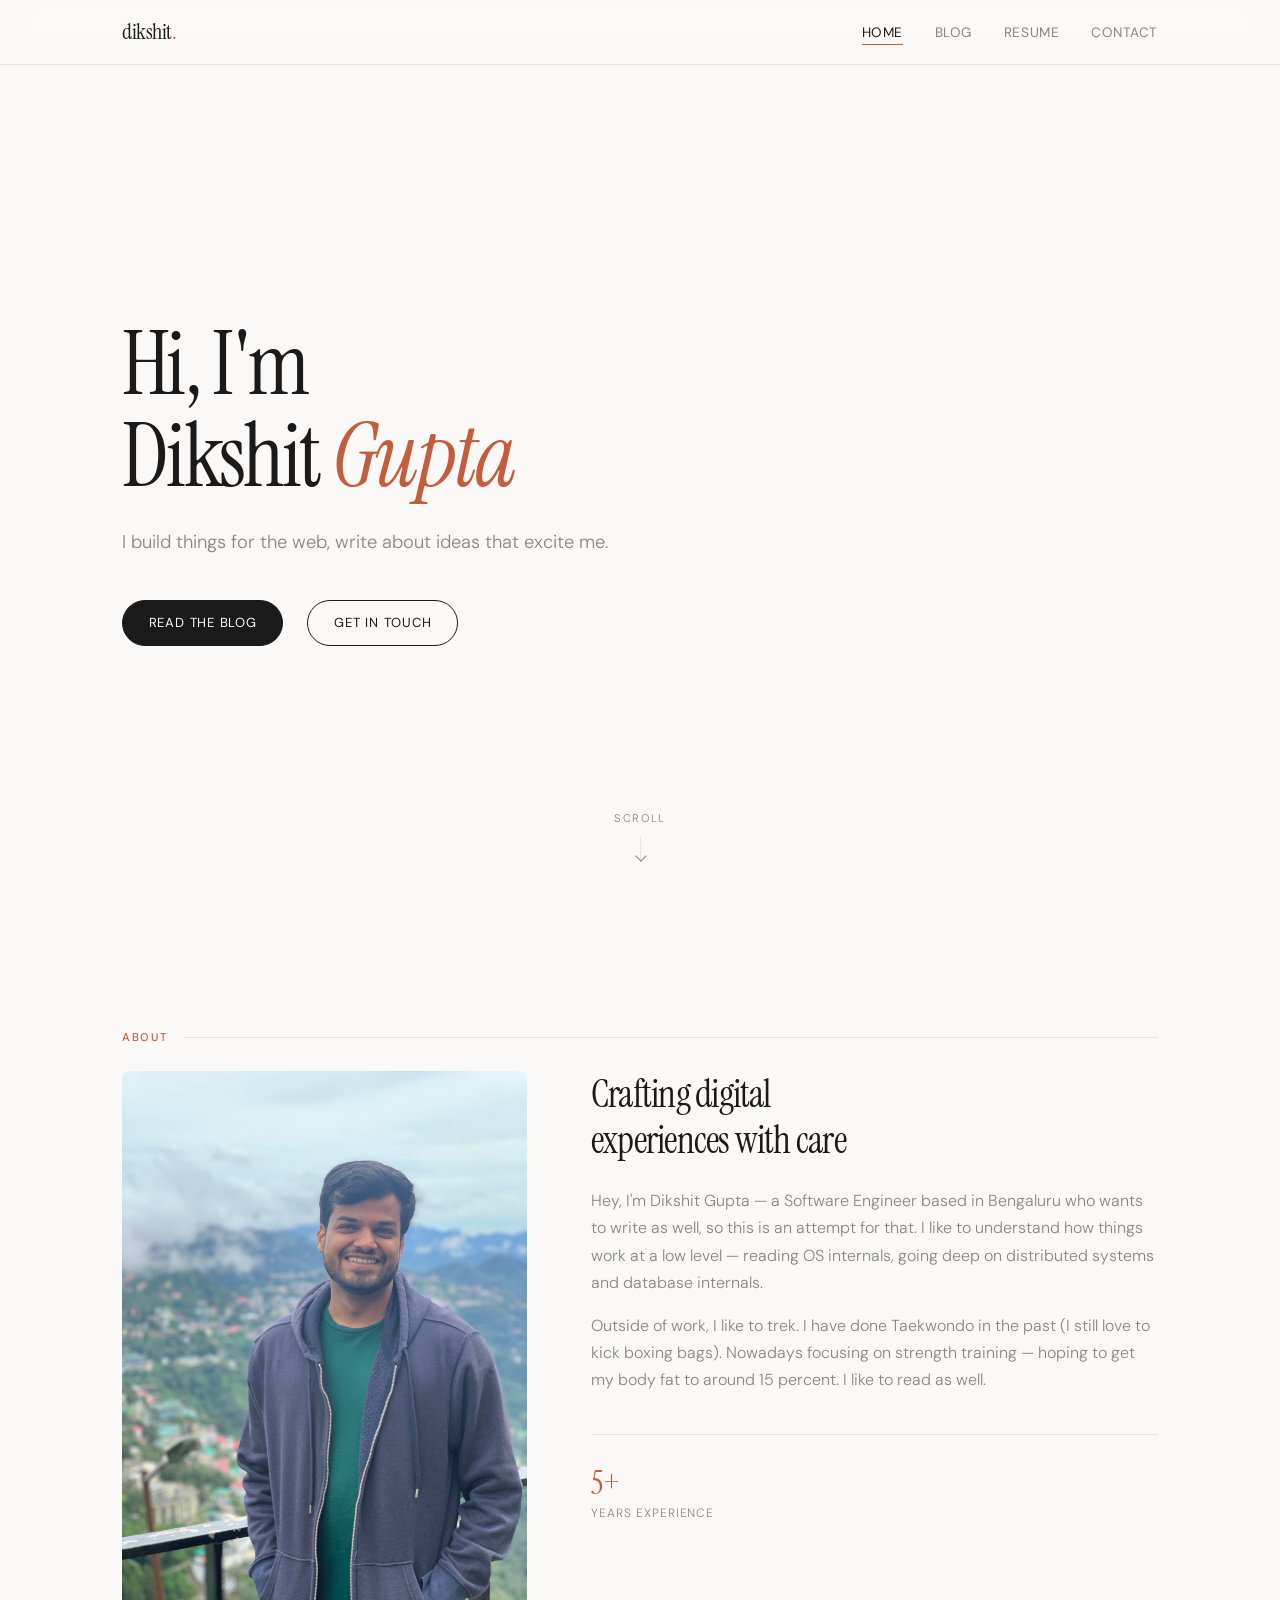
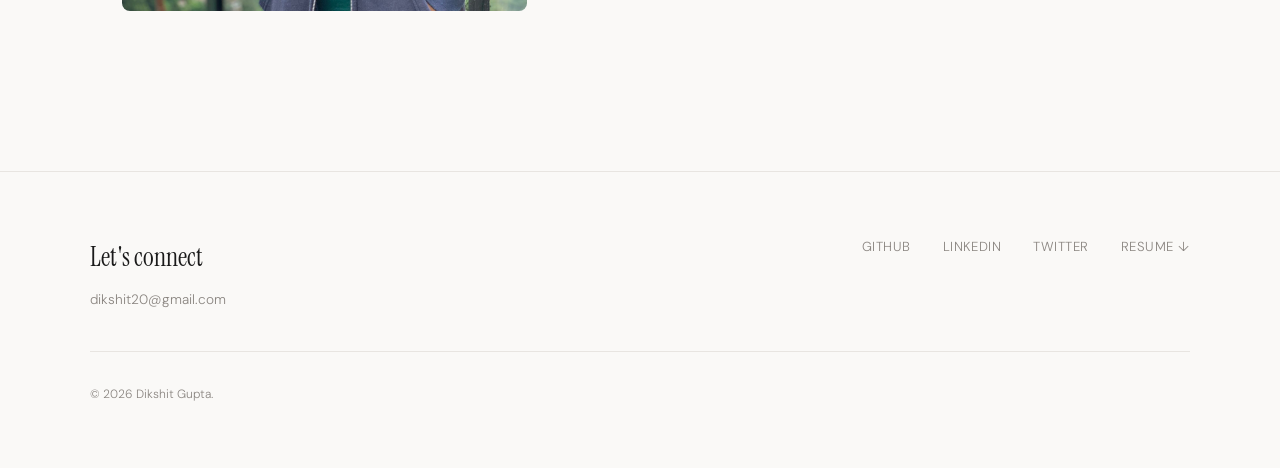
<file: index.html>
<!DOCTYPE html>
<html lang="en">
<head>
<meta charset="UTF-8">
<meta name="viewport" content="width=device-width, initial-scale=1.0">
<title>Dikshit Gupta</title>
<link href="https://fonts.googleapis.com/css2?family=Instrument+Serif:ital@0;1&family=DM+Sans:ital,wght@0,300;0,400;0,500;1,300;1,400&display=swap" rel="stylesheet">
<link rel="stylesheet" href="styles.css">
<style>
  /* ---- HERO ---- */
  .hero {
    min-height: 100vh;
    display: flex;
    flex-direction: column;
    justify-content: center;
    padding-top: 64px;
    position: relative;
  }

  .hero-content {
    max-width: 720px;
  }

  .hero h1 {
    font-family: var(--serif);
    font-size: clamp(3rem, 7vw, 5.5rem);
    font-weight: 400;
    line-height: 1.05;
    letter-spacing: -0.03em;
    margin-bottom: 1.5rem;
    color: var(--ink);
  }

  .hero h1 em {
    font-style: italic;
    color: var(--accent);
  }

  .hero p {
    font-size: 1.15rem;
    color: var(--muted);
    max-width: 520px;
    line-height: 1.8;
    margin-bottom: 2.5rem;
  }

  .hero-links {
    display: flex;
    gap: 1.5rem;
    flex-wrap: wrap;
  }

  .hero-links a {
    font-size: 0.82rem;
    font-weight: 400;
    letter-spacing: 0.06em;
    text-transform: uppercase;
    text-decoration: none;
    color: var(--ink);
    padding: 0.7rem 1.6rem;
    border: 1px solid var(--ink);
    border-radius: 100px;
    transition: all 0.3s ease;
  }

  .hero-links a:hover {
    background: var(--ink);
    color: var(--paper);
  }

  .hero-links a.primary {
    background: var(--ink);
    color: var(--paper);
  }

  .hero-links a.primary:hover {
    background: var(--accent);
    border-color: var(--accent);
  }

  .scroll-hint {
    position: absolute;
    bottom: 2.5rem;
    left: 50%;
    transform: translateX(-50%);
    display: flex;
    flex-direction: column;
    align-items: center;
    gap: 0.5rem;
    color: var(--muted);
    font-size: 0.7rem;
    letter-spacing: 0.15em;
    text-transform: uppercase;
    animation: gentle-bob 2.5s ease-in-out infinite;
  }

  .scroll-hint .arrow {
    width: 1px;
    height: 24px;
    background: var(--border);
    position: relative;
  }

  .scroll-hint .arrow::after {
    content: '';
    position: absolute;
    bottom: 0;
    left: -3px;
    width: 7px;
    height: 7px;
    border-right: 1px solid var(--muted);
    border-bottom: 1px solid var(--muted);
    transform: rotate(45deg);
  }

  /* ---- ABOUT ---- */
  .about {
    padding-top: 8rem;
    padding-bottom: 8rem;
  }

  .about-grid {
    display: grid;
    grid-template-columns: 1fr 1.4fr;
    gap: 4rem;
    align-items: start;
  }

  .about-photo {
    width: 100%;
    aspect-ratio: 3/4;
    background: var(--border);
    border-radius: 8px;
    display: flex;
    align-items: center;
    justify-content: center;
    color: var(--muted);
    font-size: 0.8rem;
    letter-spacing: 0.05em;
    position: relative;
    overflow: hidden;
  }

  .about-photo::before {
    content: '';
    position: absolute;
    inset: 8px;
    border: 1px solid rgba(255,255,255,0.4);
    border-radius: 4px;
    pointer-events: none;
  }

  .about-text h2 {
    font-family: var(--serif);
    font-size: 2.4rem;
    font-weight: 400;
    letter-spacing: -0.02em;
    margin-bottom: 1.5rem;
    line-height: 1.2;
  }

  .about-text p {
    color: var(--muted);
    margin-bottom: 1rem;
    font-size: 1rem;
  }

  .about-stats {
    display: flex;
    gap: 3rem;
    margin-top: 2.5rem;
    padding-top: 2rem;
    border-top: 1px solid var(--border);
  }

  .stat-item .stat-number {
    font-family: var(--serif);
    font-size: 2rem;
    color: var(--accent);
    line-height: 1;
  }

  .stat-item .stat-label {
    font-size: 0.75rem;
    color: var(--muted);
    text-transform: uppercase;
    letter-spacing: 0.08em;
    margin-top: 0.3rem;
  }

  @media (max-width: 768px) {
    .about-grid { grid-template-columns: 1fr; gap: 2rem; }
    .about-photo { max-width: 280px; }
    .about-stats { gap: 2rem; flex-wrap: wrap; }
    .scroll-hint { display: none; }
  }
</style>
</head>
<body>

<!-- NAV -->
<nav>
  <div class="nav-inner">
    <a href="index.html" class="logo">dikshit<span>.</span></a>
    <button class="hamburger" onclick="document.querySelector('.nav-links').classList.toggle('open')" aria-label="Menu">
      <span></span><span></span><span></span>
    </button>
    <ul class="nav-links">
      <li><a href="index.html" class="active">Home</a></li>
      <li><a href="blog.html">Blog</a></li>
      <li><a href="resume.html">Resume</a></li>
      <li><a href="#contact">Contact</a></li>
    </ul>
  </div>
</nav>

<!-- HERO -->
<section class="hero" id="home">
  <div class="hero-content fade-in">
    <h1>Hi, I'm<br>Dikshit <em>Gupta</em></h1>
    <p>I build things for the web, write about ideas that excite me.</p>
    <div class="hero-links">
      <a href="blog.html" class="primary">Read the Blog</a>
      <a href="#contact">Get in Touch</a>
    </div>
  </div>
  <div class="scroll-hint">
    <span>Scroll</span>
    <div class="arrow"></div>
  </div>
</section>

<!-- ABOUT -->
<section class="about" id="about">
  <div class="section-label fade-in">About</div>
  <div class="about-grid">
    <img src="DG_MUSSORIE.jpg" alt="Dikshit Gupta" class="about-photo fade-in" style="object-fit: cover;">
    <div class="about-text fade-in">
      <h2>Crafting digital<br>experiences with care</h2>
      <p>Hey, I'm Dikshit Gupta — a Software Engineer based in Bengaluru who wants to write as well, so this is an attempt for that. I like to understand how things work at a low level — reading OS internals, going deep on distributed systems and database internals.</p>
      <p>Outside of work, I like to trek. I have done Taekwondo in the past (I still love to kick boxing bags). Nowadays focusing on strength training — hoping to get my body fat to around 15 percent. I like to read as well.</p>
      <div class="about-stats">
        <div class="stat-item">
          <div class="stat-number">5+</div>
          <div class="stat-label">Years Experience</div>
        </div>
      </div>
    </div>
  </div>
</section>

<!-- FOOTER / CONTACT -->
<footer id="contact">
  <div class="footer-inner">
    <div class="footer-left">
      <h3>Let's connect</h3>
      <p>dikshit20@gmail.com</p>
    </div>
    <div class="footer-right">
      <a href="https://github.com/dikshitgupta">GitHub</a>
      <a href="https://www.linkedin.com/in/dikshitgupta">LinkedIn</a>
      <a href="https://x.com/dikshitddn">Twitter</a>
      <a href="https://drive.google.com/file/d/1sWE1ALvWl3T186RbWtA4Byhnuk5HmwbN/view?usp=drive_link">Resume ↓</a>
    </div>
  </div>
  <div class="footer-bottom">
    © 2026 Dikshit Gupta.
  </div>
</footer>

<script>
  const observer = new IntersectionObserver((entries) => {
    entries.forEach((entry, index) => {
      if (entry.isIntersecting) {
        setTimeout(() => {
          entry.target.classList.add('visible');
        }, index * 80);
        observer.unobserve(entry.target);
      }
    });
  }, { threshold: 0.1, rootMargin: '0px 0px -40px 0px' });

  document.querySelectorAll('.fade-in').forEach(el => observer.observe(el));

  document.querySelectorAll('.nav-links a').forEach(link => {
    link.addEventListener('click', () => {
      document.querySelector('.nav-links').classList.remove('open');
    });
  });
</script>
</body>
</html>
</file>
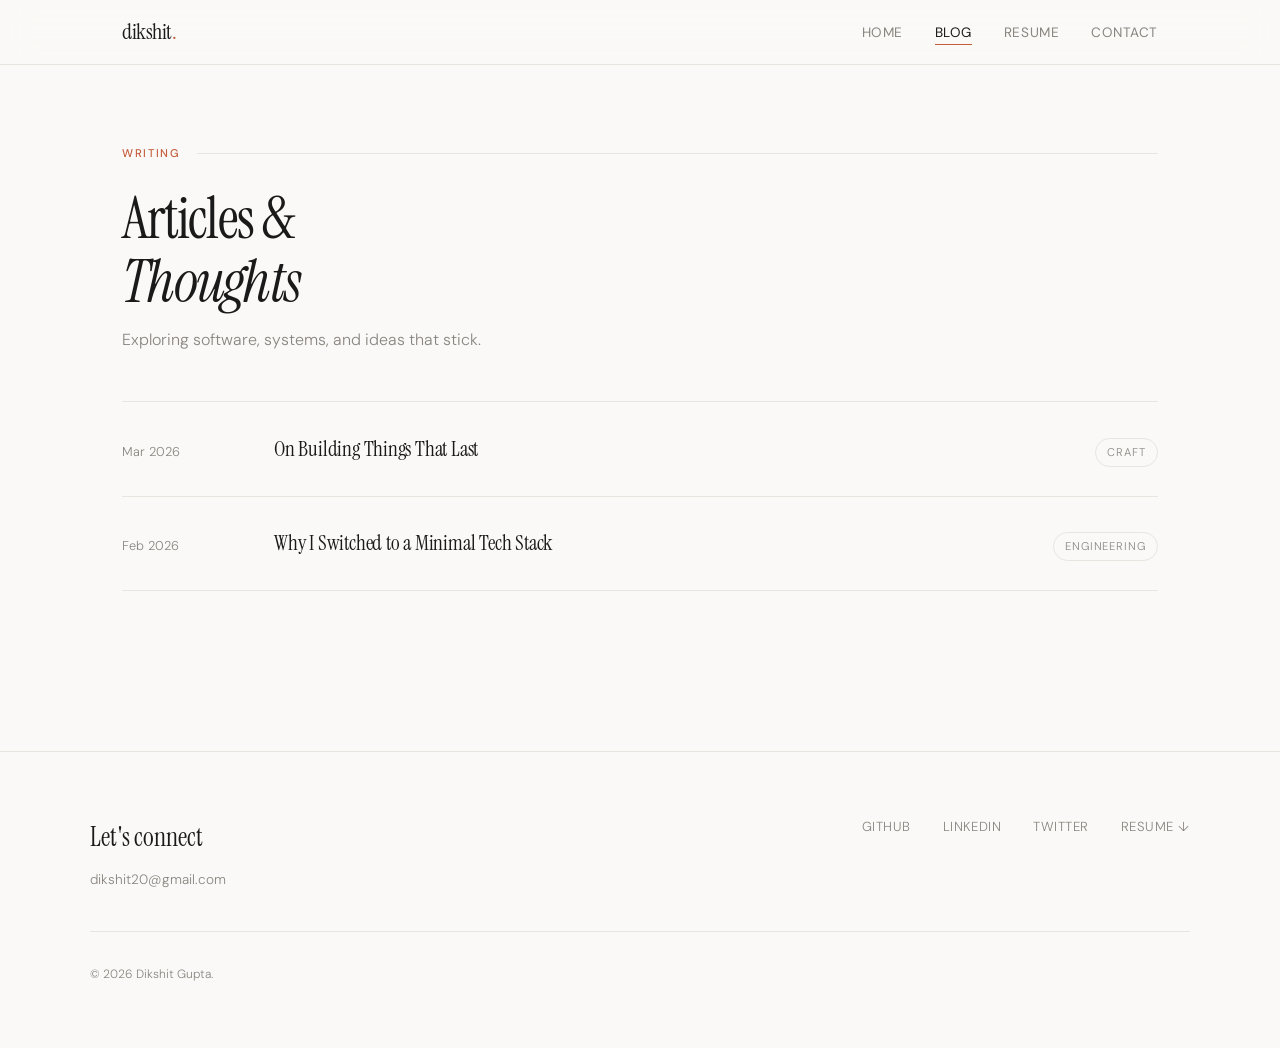
<file: blog.html>
<!DOCTYPE html>
<html lang="en">
<head>
<meta charset="UTF-8">
<meta name="viewport" content="width=device-width, initial-scale=1.0">
<title>Blog — Dikshit Gupta</title>
<link href="https://fonts.googleapis.com/css2?family=Instrument+Serif:ital@0;1&family=DM+Sans:ital,wght@0,300;0,400;0,500;1,300;1,400&display=swap" rel="stylesheet">
<link rel="stylesheet" href="styles.css">
<style>
  .page-header {
    padding-top: calc(64px + 5rem);
    padding-bottom: 3rem;
    max-width: 1100px;
    margin: 0 auto;
    padding-left: 2rem;
    padding-right: 2rem;
  }

  .page-header h1 {
    font-family: var(--serif);
    font-size: clamp(2.4rem, 5vw, 3.6rem);
    font-weight: 400;
    letter-spacing: -0.03em;
    line-height: 1.1;
    margin-bottom: 0.75rem;
  }

  .page-header p {
    color: var(--muted);
    font-size: 1rem;
    max-width: 480px;
  }

  /* ---- BLOG LIST ---- */
  .blog-section {
    max-width: 1100px;
    margin: 0 auto;
    padding: 0 2rem 8rem;
  }

  .blog-list {
    display: flex;
    flex-direction: column;
  }

  .blog-item {
    display: grid;
    grid-template-columns: 120px 1fr auto;
    gap: 2rem;
    align-items: baseline;
    padding: 1.8rem 0;
    border-bottom: 1px solid var(--border);
    text-decoration: none;
    color: inherit;
    transition: all 0.3s;
  }

  .blog-item:first-child {
    border-top: 1px solid var(--border);
  }

  .blog-item:hover {
    padding-left: 1rem;
  }

  .blog-date {
    font-size: 0.8rem;
    color: var(--muted);
    font-variant-numeric: tabular-nums;
  }

  .blog-title {
    font-family: var(--serif);
    font-size: 1.3rem;
    font-weight: 400;
    letter-spacing: -0.01em;
    transition: color 0.3s;
  }

  .blog-item:hover .blog-title {
    color: var(--accent);
  }

  .blog-category {
    font-size: 0.7rem;
    text-transform: uppercase;
    letter-spacing: 0.08em;
    color: var(--muted);
    padding: 0.25rem 0.7rem;
    border: 1px solid var(--border);
    border-radius: 100px;
    white-space: nowrap;
  }

  @media (max-width: 768px) {
    .blog-item {
      grid-template-columns: 1fr;
      gap: 0.3rem;
    }
    .blog-category { justify-self: start; margin-top: 0.5rem; }
  }
</style>
</head>
<body>

<!-- NAV -->
<nav>
  <div class="nav-inner">
    <a href="index.html" class="logo">dikshit<span>.</span></a>
    <button class="hamburger" onclick="document.querySelector('.nav-links').classList.toggle('open')" aria-label="Menu">
      <span></span><span></span><span></span>
    </button>
    <ul class="nav-links">
      <li><a href="index.html">Home</a></li>
      <li><a href="blog.html" class="active">Blog</a></li>
      <li><a href="resume.html">Resume</a></li>
      <li><a href="index.html#contact">Contact</a></li>
    </ul>
  </div>
</nav>

<!-- PAGE HEADER -->
<div class="page-header fade-in">
  <div class="section-label">Writing</div>
  <h1>Articles &<br><em>Thoughts</em></h1>
  <p>Exploring software, systems, and ideas that stick.</p>
</div>

<!-- BLOG LIST -->
<div class="blog-section">
  <div class="blog-list">
    <a href="blog/building-things-that-last.html" class="blog-item fade-in">
      <span class="blog-date">Mar 2026</span>
      <span class="blog-title">On Building Things That Last</span>
      <span class="blog-category">Craft</span>
    </a>
    <a href="blog/minimal-tech-stack.html" class="blog-item fade-in">
      <span class="blog-date">Feb 2026</span>
      <span class="blog-title">Why I Switched to a Minimal Tech Stack</span>
      <span class="blog-category">Engineering</span>
    </a>
  </div>
</div>

<!-- FOOTER -->
<footer id="contact">
  <div class="footer-inner">
    <div class="footer-left">
      <h3>Let's connect</h3>
      <p>dikshit20@gmail.com</p>
    </div>
    <div class="footer-right">
      <a href="https://github.com/dikshitgupta">GitHub</a>
      <a href="https://www.linkedin.com/in/dikshitgupta">LinkedIn</a>
      <a href="https://x.com/dikshitddn">Twitter</a>
      <a href="https://drive.google.com/file/d/1sWE1ALvWl3T186RbWtA4Byhnuk5HmwbN/view?usp=drive_link">Resume ↓</a>
    </div>
  </div>
  <div class="footer-bottom">
    © 2026 Dikshit Gupta.
  </div>
</footer>

<script>
  const observer = new IntersectionObserver((entries) => {
    entries.forEach((entry, index) => {
      if (entry.isIntersecting) {
        setTimeout(() => {
          entry.target.classList.add('visible');
        }, index * 80);
        observer.unobserve(entry.target);
      }
    });
  }, { threshold: 0.1, rootMargin: '0px 0px -40px 0px' });

  document.querySelectorAll('.fade-in').forEach(el => observer.observe(el));

  document.querySelectorAll('.nav-links a').forEach(link => {
    link.addEventListener('click', () => {
      document.querySelector('.nav-links').classList.remove('open');
    });
  });
</script>
</body>
</html>
</file>
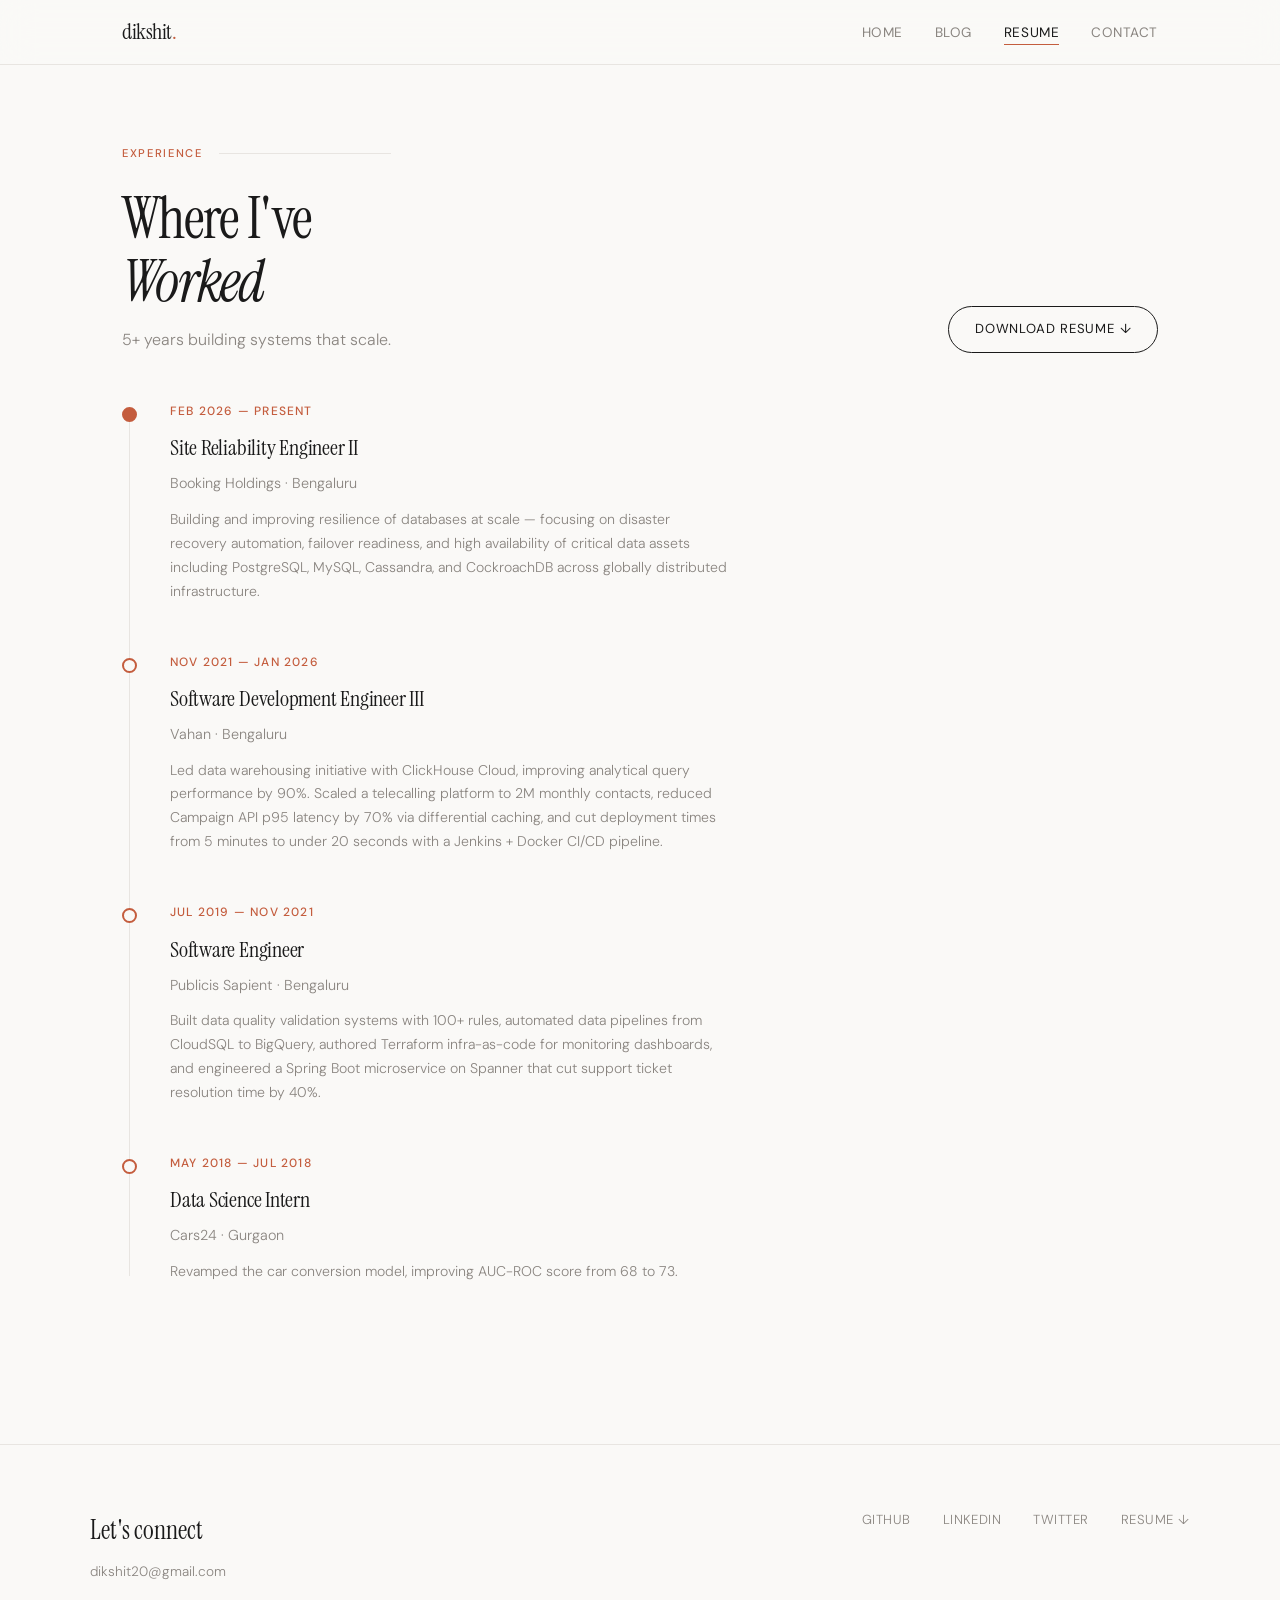
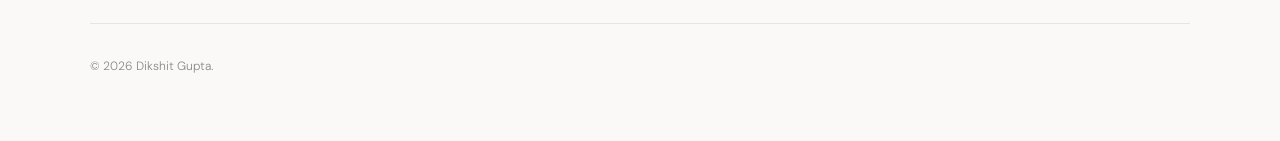
<file: resume.html>
<!DOCTYPE html>
<html lang="en">
<head>
<meta charset="UTF-8">
<meta name="viewport" content="width=device-width, initial-scale=1.0">
<title>Resume — Dikshit Gupta</title>
<link href="https://fonts.googleapis.com/css2?family=Instrument+Serif:ital@0;1&family=DM+Sans:ital,wght@0,300;0,400;0,500;1,300;1,400&display=swap" rel="stylesheet">
<link rel="stylesheet" href="styles.css">
<style>
  .page-header {
    padding-top: calc(64px + 5rem);
    padding-bottom: 3rem;
    max-width: 1100px;
    margin: 0 auto;
    padding-left: 2rem;
    padding-right: 2rem;
    display: flex;
    justify-content: space-between;
    align-items: flex-end;
    flex-wrap: wrap;
    gap: 1.5rem;
  }

  .page-header-text h1 {
    font-family: var(--serif);
    font-size: clamp(2.4rem, 5vw, 3.6rem);
    font-weight: 400;
    letter-spacing: -0.03em;
    line-height: 1.1;
    margin-bottom: 0.75rem;
  }

  .page-header-text p {
    color: var(--muted);
    font-size: 1rem;
  }

  .download-btn {
    display: inline-flex;
    align-items: center;
    gap: 0.5rem;
    font-size: 0.82rem;
    font-weight: 400;
    letter-spacing: 0.06em;
    text-transform: uppercase;
    text-decoration: none;
    color: var(--ink);
    padding: 0.7rem 1.6rem;
    border: 1px solid var(--ink);
    border-radius: 100px;
    transition: all 0.3s ease;
    white-space: nowrap;
  }

  .download-btn:hover {
    background: var(--ink);
    color: var(--paper);
  }

  /* ---- TIMELINE ---- */
  .resume-section {
    max-width: 1100px;
    margin: 0 auto;
    padding: 0 2rem 8rem;
  }

  .timeline {
    position: relative;
    padding-left: 3rem;
  }

  .timeline::before {
    content: '';
    position: absolute;
    left: 7px;
    top: 8px;
    bottom: 8px;
    width: 1px;
    background: var(--border);
  }

  .timeline-item {
    position: relative;
    padding-bottom: 3rem;
  }

  .timeline-item:last-child { padding-bottom: 0; }

  .timeline-dot {
    position: absolute;
    left: -3rem;
    top: 6px;
    width: 15px;
    height: 15px;
    border-radius: 50%;
    border: 2px solid var(--accent);
    background: var(--paper);
    z-index: 1;
  }

  .timeline-item:first-child .timeline-dot {
    background: var(--accent);
  }

  .timeline-date {
    font-size: 0.75rem;
    color: var(--accent);
    text-transform: uppercase;
    letter-spacing: 0.1em;
    font-weight: 500;
    margin-bottom: 0.5rem;
  }

  .timeline-role {
    font-family: var(--serif);
    font-size: 1.4rem;
    font-weight: 400;
    margin-bottom: 0.25rem;
    letter-spacing: -0.01em;
  }

  .timeline-company {
    font-size: 0.9rem;
    color: var(--muted);
    margin-bottom: 0.75rem;
  }

  .timeline-desc {
    font-size: 0.88rem;
    color: var(--muted);
    line-height: 1.7;
    max-width: 560px;
  }
</style>
</head>
<body>

<!-- NAV -->
<nav>
  <div class="nav-inner">
    <a href="index.html" class="logo">dikshit<span>.</span></a>
    <button class="hamburger" onclick="document.querySelector('.nav-links').classList.toggle('open')" aria-label="Menu">
      <span></span><span></span><span></span>
    </button>
    <ul class="nav-links">
      <li><a href="index.html">Home</a></li>
      <li><a href="blog.html">Blog</a></li>
      <li><a href="resume.html" class="active">Resume</a></li>
      <li><a href="index.html#contact">Contact</a></li>
    </ul>
  </div>
</nav>

<!-- PAGE HEADER -->
<div class="page-header fade-in">
  <div class="page-header-text">
    <div class="section-label">Experience</div>
    <h1>Where I've<br><em>Worked</em></h1>
    <p>5+ years building systems that scale.</p>
  </div>
  <a href="https://drive.google.com/file/d/1sWE1ALvWl3T186RbWtA4Byhnuk5HmwbN/view?usp=drive_link" class="download-btn" target="_blank" rel="noopener">
    Download Resume ↓
  </a>
</div>

<!-- TIMELINE -->
<div class="resume-section">
  <div class="timeline">
    <div class="timeline-item fade-in">
      <div class="timeline-dot"></div>
      <div class="timeline-date">Feb 2026 — Present</div>
      <div class="timeline-role">Site Reliability Engineer II</div>
      <div class="timeline-company">Booking Holdings · Bengaluru</div>
      <div class="timeline-desc">Building and improving resilience of databases at scale — focusing on disaster recovery automation, failover readiness, and high availability of critical data assets including PostgreSQL, MySQL, Cassandra, and CockroachDB across globally distributed infrastructure.</div>
    </div>
    <div class="timeline-item fade-in">
      <div class="timeline-dot"></div>
      <div class="timeline-date">Nov 2021 — Jan 2026</div>
      <div class="timeline-role">Software Development Engineer III</div>
      <div class="timeline-company">Vahan · Bengaluru</div>
      <div class="timeline-desc">Led data warehousing initiative with ClickHouse Cloud, improving analytical query performance by 90%. Scaled a telecalling platform to 2M monthly contacts, reduced Campaign API p95 latency by 70% via differential caching, and cut deployment times from 5 minutes to under 20 seconds with a Jenkins + Docker CI/CD pipeline.</div>
    </div>
    <div class="timeline-item fade-in">
      <div class="timeline-dot"></div>
      <div class="timeline-date">Jul 2019 — Nov 2021</div>
      <div class="timeline-role">Software Engineer</div>
      <div class="timeline-company">Publicis Sapient · Bengaluru</div>
      <div class="timeline-desc">Built data quality validation systems with 100+ rules, automated data pipelines from CloudSQL to BigQuery, authored Terraform infra-as-code for monitoring dashboards, and engineered a Spring Boot microservice on Spanner that cut support ticket resolution time by 40%.</div>
    </div>
    <div class="timeline-item fade-in">
      <div class="timeline-dot"></div>
      <div class="timeline-date">May 2018 — Jul 2018</div>
      <div class="timeline-role">Data Science Intern</div>
      <div class="timeline-company">Cars24 · Gurgaon</div>
      <div class="timeline-desc">Revamped the car conversion model, improving AUC-ROC score from 68 to 73.</div>
    </div>
  </div>
</div>

<!-- FOOTER -->
<footer id="contact">
  <div class="footer-inner">
    <div class="footer-left">
      <h3>Let's connect</h3>
      <p>dikshit20@gmail.com</p>
    </div>
    <div class="footer-right">
      <a href="https://github.com/dikshitgupta">GitHub</a>
      <a href="https://www.linkedin.com/in/dikshitgupta">LinkedIn</a>
      <a href="https://x.com/dikshitddn">Twitter</a>
      <a href="https://drive.google.com/file/d/1sWE1ALvWl3T186RbWtA4Byhnuk5HmwbN/view?usp=drive_link">Resume ↓</a>
    </div>
  </div>
  <div class="footer-bottom">
    © 2026 Dikshit Gupta.
  </div>
</footer>

<script>
  const observer = new IntersectionObserver((entries) => {
    entries.forEach((entry, index) => {
      if (entry.isIntersecting) {
        setTimeout(() => {
          entry.target.classList.add('visible');
        }, index * 80);
        observer.unobserve(entry.target);
      }
    });
  }, { threshold: 0.1, rootMargin: '0px 0px -40px 0px' });

  document.querySelectorAll('.fade-in').forEach(el => observer.observe(el));

  document.querySelectorAll('.nav-links a').forEach(link => {
    link.addEventListener('click', () => {
      document.querySelector('.nav-links').classList.remove('open');
    });
  });
</script>
</body>
</html>
</file>
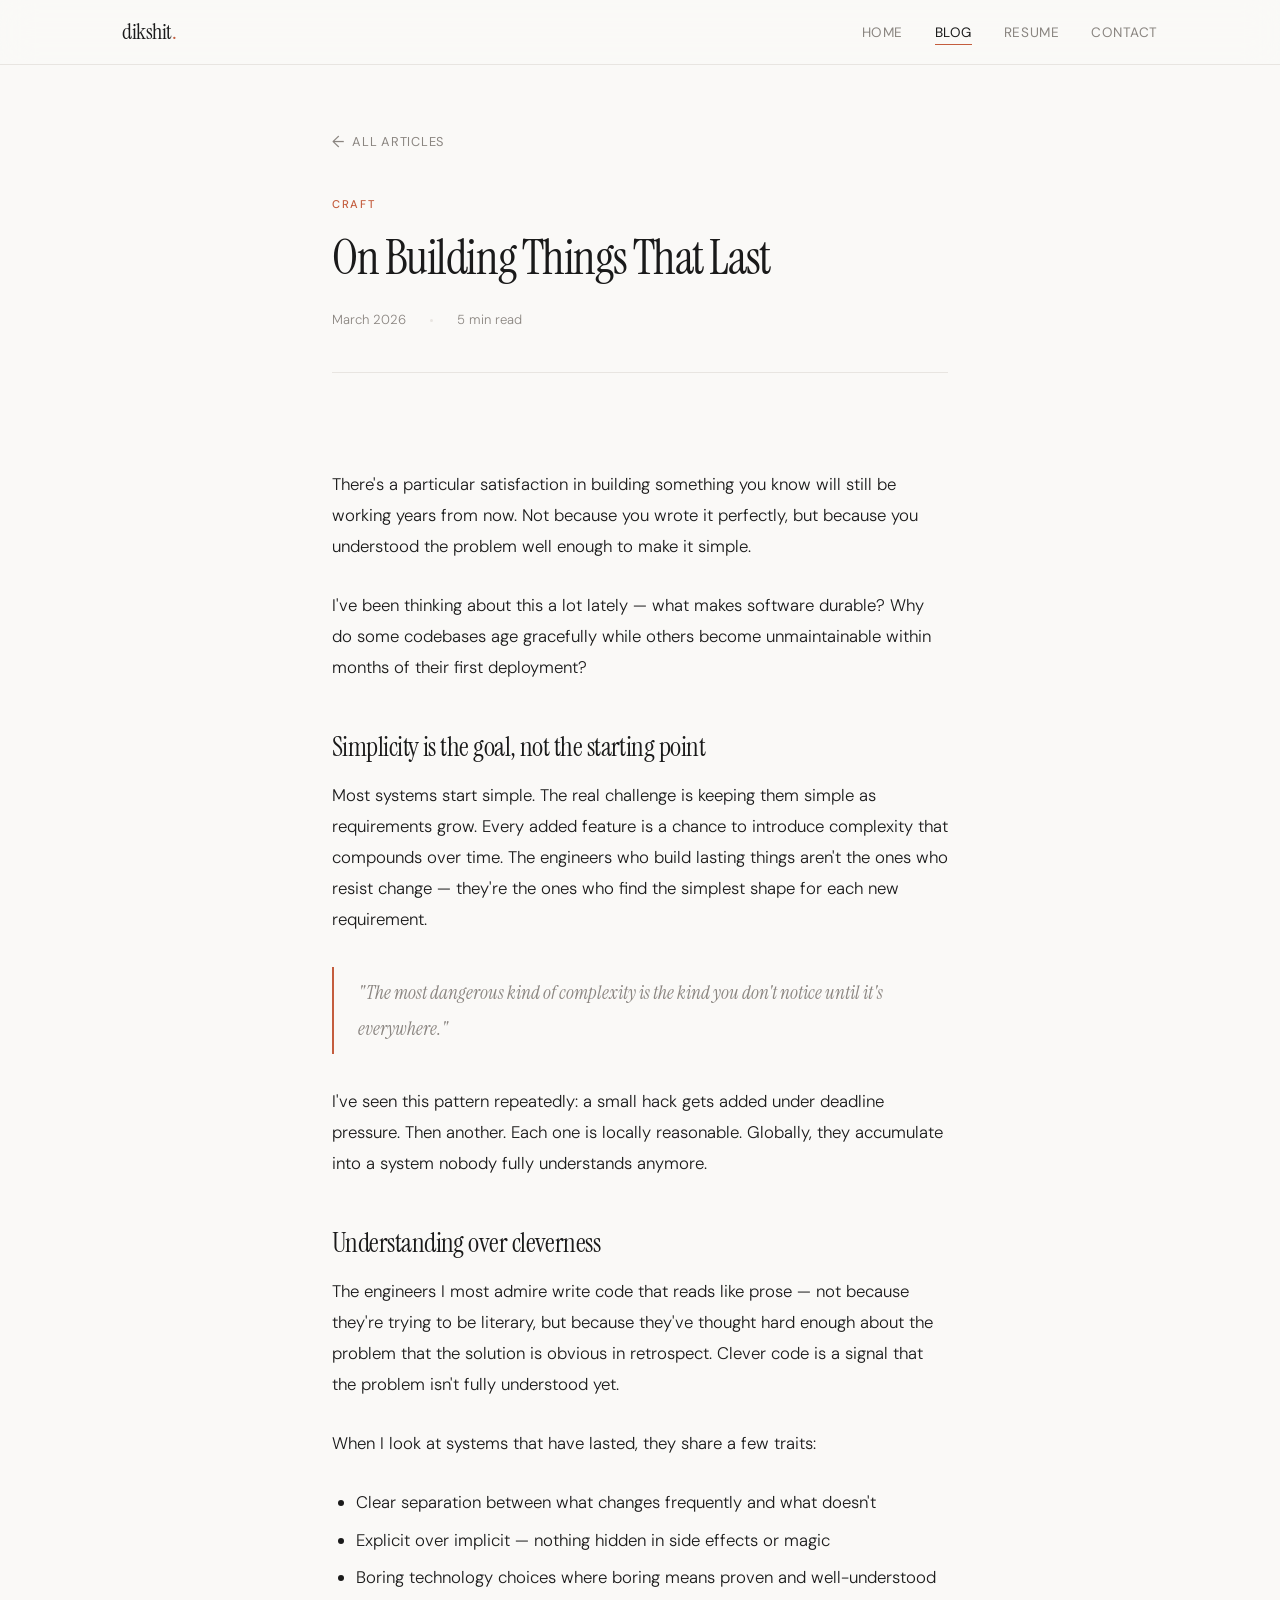
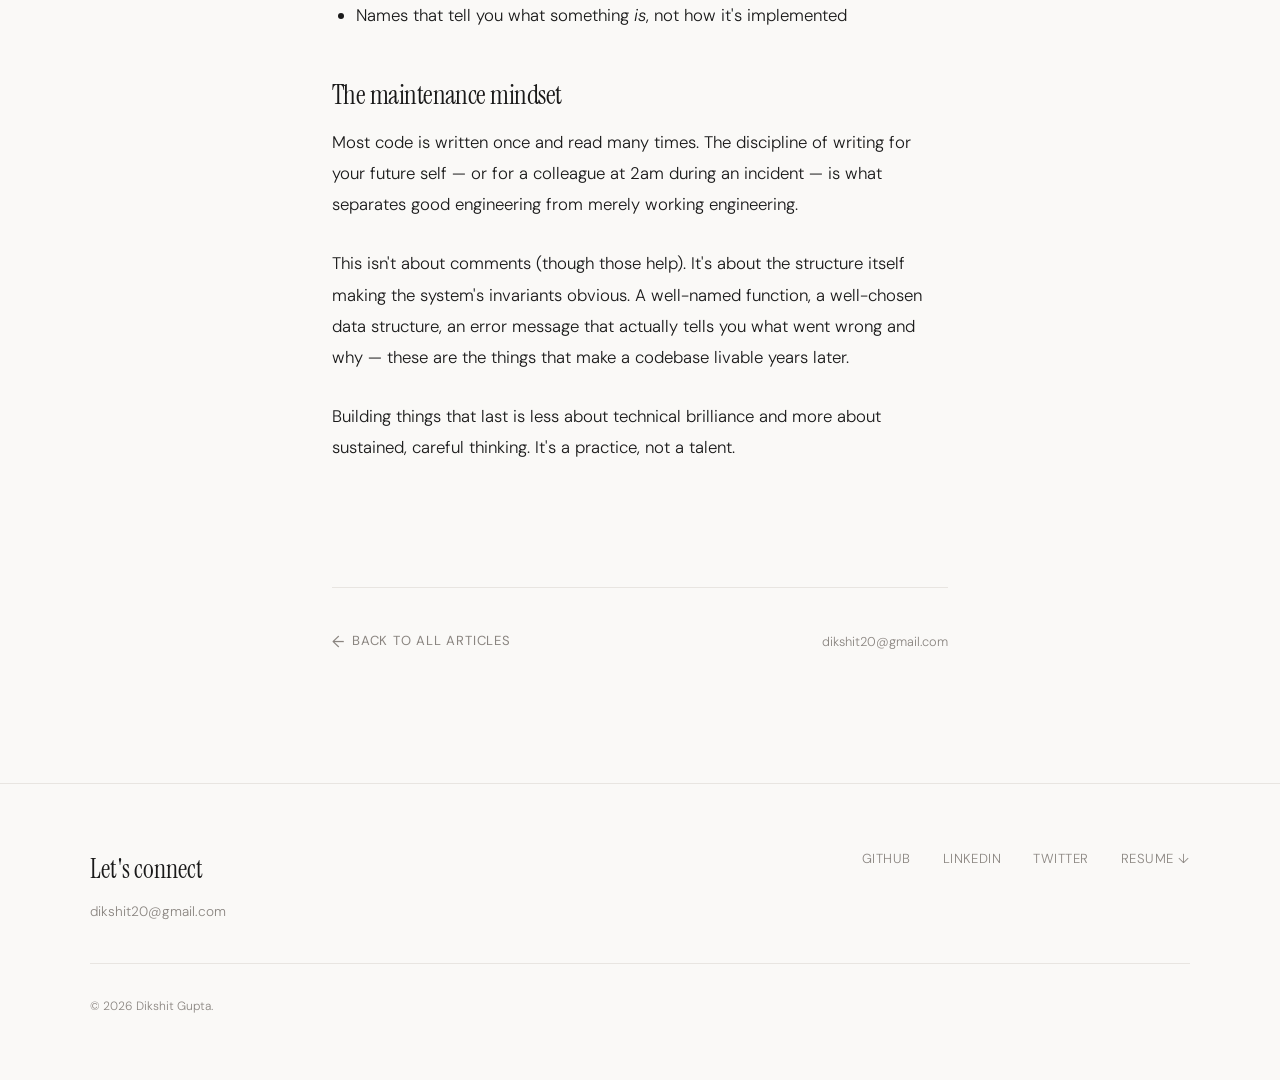
<file: blog/building-things-that-last.html>
<!DOCTYPE html>
<html lang="en">
<head>
<meta charset="UTF-8">
<meta name="viewport" content="width=device-width, initial-scale=1.0">
<title>On Building Things That Last — Dikshit Gupta</title>
<link href="https://fonts.googleapis.com/css2?family=Instrument+Serif:ital@0;1&family=DM+Sans:ital,wght@0,300;0,400;0,500;1,300;1,400&display=swap" rel="stylesheet">
<link rel="stylesheet" href="../styles.css">
<style>
  .post-wrapper {
    max-width: 680px;
    margin: 0 auto;
    padding: 0 2rem;
  }

  .post-header {
    padding-top: calc(64px + 4rem);
    padding-bottom: 3rem;
  }

  .post-back {
    display: inline-flex;
    align-items: center;
    gap: 0.5rem;
    font-size: 0.8rem;
    font-weight: 400;
    letter-spacing: 0.06em;
    text-transform: uppercase;
    text-decoration: none;
    color: var(--muted);
    margin-bottom: 2.5rem;
    transition: color 0.3s;
  }
  .post-back:hover { color: var(--accent); }
  .post-back::before { content: '←'; font-size: 1rem; letter-spacing: 0; }

  .post-category {
    font-size: 0.7rem;
    font-weight: 500;
    letter-spacing: 0.15em;
    text-transform: uppercase;
    color: var(--accent);
    margin-bottom: 1rem;
  }

  .post-header h1 {
    font-family: var(--serif);
    font-size: clamp(2rem, 5vw, 3rem);
    font-weight: 400;
    letter-spacing: -0.03em;
    line-height: 1.15;
    margin-bottom: 1.5rem;
  }

  .post-meta {
    display: flex;
    align-items: center;
    gap: 1.5rem;
    font-size: 0.82rem;
    color: var(--muted);
    padding-bottom: 2.5rem;
    border-bottom: 1px solid var(--border);
  }

  .post-meta .dot {
    width: 3px;
    height: 3px;
    border-radius: 50%;
    background: var(--border);
  }

  .post-body { padding: 3rem 0 6rem; }

  .post-body p {
    font-size: 1.05rem;
    color: var(--ink);
    line-height: 1.85;
    margin-bottom: 1.75rem;
    font-weight: 300;
  }

  .post-body h2 {
    font-family: var(--serif);
    font-size: 1.7rem;
    font-weight: 400;
    letter-spacing: -0.02em;
    margin-top: 3rem;
    margin-bottom: 1rem;
    line-height: 1.2;
  }

  .post-body ul {
    padding-left: 1.5rem;
    margin-bottom: 1.75rem;
  }

  .post-body li {
    font-size: 1.05rem;
    line-height: 1.85;
    color: var(--ink);
    margin-bottom: 0.4rem;
    font-weight: 300;
  }

  .post-body blockquote {
    border-left: 2px solid var(--accent);
    margin: 2rem 0;
    padding: 0.5rem 0 0.5rem 1.5rem;
  }

  .post-body blockquote p {
    font-family: var(--serif);
    font-size: 1.2rem;
    font-style: italic;
    color: var(--muted);
    margin-bottom: 0;
  }

  .post-footer {
    padding: 2.5rem 0 6rem;
    border-top: 1px solid var(--border);
    display: flex;
    justify-content: space-between;
    align-items: center;
    flex-wrap: wrap;
    gap: 1rem;
  }

  .post-footer .back-link {
    display: inline-flex;
    align-items: center;
    gap: 0.5rem;
    font-size: 0.82rem;
    font-weight: 400;
    letter-spacing: 0.06em;
    text-transform: uppercase;
    text-decoration: none;
    color: var(--muted);
    transition: color 0.3s;
  }
  .post-footer .back-link:hover { color: var(--accent); }
  .post-footer .back-link::before { content: '←'; font-size: 1rem; letter-spacing: 0; }

  .post-footer .post-share { font-size: 0.8rem; color: var(--muted); }
</style>
</head>
<body>

<nav>
  <div class="nav-inner">
    <a href="../index.html" class="logo">dikshit<span>.</span></a>
    <button class="hamburger" onclick="document.querySelector('.nav-links').classList.toggle('open')" aria-label="Menu">
      <span></span><span></span><span></span>
    </button>
    <ul class="nav-links">
      <li><a href="../index.html">Home</a></li>
      <li><a href="../blog.html" class="active">Blog</a></li>
      <li><a href="../resume.html">Resume</a></li>
      <li><a href="../index.html#contact">Contact</a></li>
    </ul>
  </div>
</nav>

<div class="post-wrapper">
  <div class="post-header fade-in">
    <a href="../blog.html" class="post-back">All Articles</a>
    <div class="post-category">Craft</div>
    <h1>On Building Things That Last</h1>
    <div class="post-meta">
      <span>March 2026</span>
      <div class="dot"></div>
      <span>5 min read</span>
    </div>
  </div>

  <div class="post-body fade-in">
    <p>There's a particular satisfaction in building something you know will still be working years from now. Not because you wrote it perfectly, but because you understood the problem well enough to make it simple.</p>

    <p>I've been thinking about this a lot lately — what makes software durable? Why do some codebases age gracefully while others become unmaintainable within months of their first deployment?</p>

    <h2>Simplicity is the goal, not the starting point</h2>

    <p>Most systems start simple. The real challenge is keeping them simple as requirements grow. Every added feature is a chance to introduce complexity that compounds over time. The engineers who build lasting things aren't the ones who resist change — they're the ones who find the simplest shape for each new requirement.</p>

    <blockquote>
      <p>"The most dangerous kind of complexity is the kind you don't notice until it's everywhere."</p>
    </blockquote>

    <p>I've seen this pattern repeatedly: a small hack gets added under deadline pressure. Then another. Each one is locally reasonable. Globally, they accumulate into a system nobody fully understands anymore.</p>

    <h2>Understanding over cleverness</h2>

    <p>The engineers I most admire write code that reads like prose — not because they're trying to be literary, but because they've thought hard enough about the problem that the solution is obvious in retrospect. Clever code is a signal that the problem isn't fully understood yet.</p>

    <p>When I look at systems that have lasted, they share a few traits:</p>

    <ul>
      <li>Clear separation between what changes frequently and what doesn't</li>
      <li>Explicit over implicit — nothing hidden in side effects or magic</li>
      <li>Boring technology choices where boring means proven and well-understood</li>
      <li>Names that tell you what something <em>is</em>, not how it's implemented</li>
    </ul>

    <h2>The maintenance mindset</h2>

    <p>Most code is written once and read many times. The discipline of writing for your future self — or for a colleague at 2am during an incident — is what separates good engineering from merely working engineering.</p>

    <p>This isn't about comments (though those help). It's about the structure itself making the system's invariants obvious. A well-named function, a well-chosen data structure, an error message that actually tells you what went wrong and why — these are the things that make a codebase livable years later.</p>

    <p>Building things that last is less about technical brilliance and more about sustained, careful thinking. It's a practice, not a talent.</p>
  </div>

  <div class="post-footer fade-in">
    <a href="../blog.html" class="back-link">Back to all articles</a>
    <span class="post-share">dikshit20@gmail.com</span>
  </div>
</div>

<footer id="contact">
  <div class="footer-inner">
    <div class="footer-left">
      <h3>Let's connect</h3>
      <p>dikshit20@gmail.com</p>
    </div>
    <div class="footer-right">
      <a href="https://github.com/dikshitgupta">GitHub</a>
      <a href="https://www.linkedin.com/in/dikshitgupta">LinkedIn</a>
      <a href="https://x.com/dikshitddn">Twitter</a>
      <a href="https://drive.google.com/file/d/1sWE1ALvWl3T186RbWtA4Byhnuk5HmwbN/view?usp=drive_link">Resume ↓</a>
    </div>
  </div>
  <div class="footer-bottom">© 2026 Dikshit Gupta.</div>
</footer>

<script>
  const observer = new IntersectionObserver((entries) => {
    entries.forEach((entry, index) => {
      if (entry.isIntersecting) {
        setTimeout(() => entry.target.classList.add('visible'), index * 80);
        observer.unobserve(entry.target);
      }
    });
  }, { threshold: 0.1, rootMargin: '0px 0px -40px 0px' });
  document.querySelectorAll('.fade-in').forEach(el => observer.observe(el));
  document.querySelectorAll('.nav-links a').forEach(link => {
    link.addEventListener('click', () => document.querySelector('.nav-links').classList.remove('open'));
  });
</script>
</body>
</html>
</file>
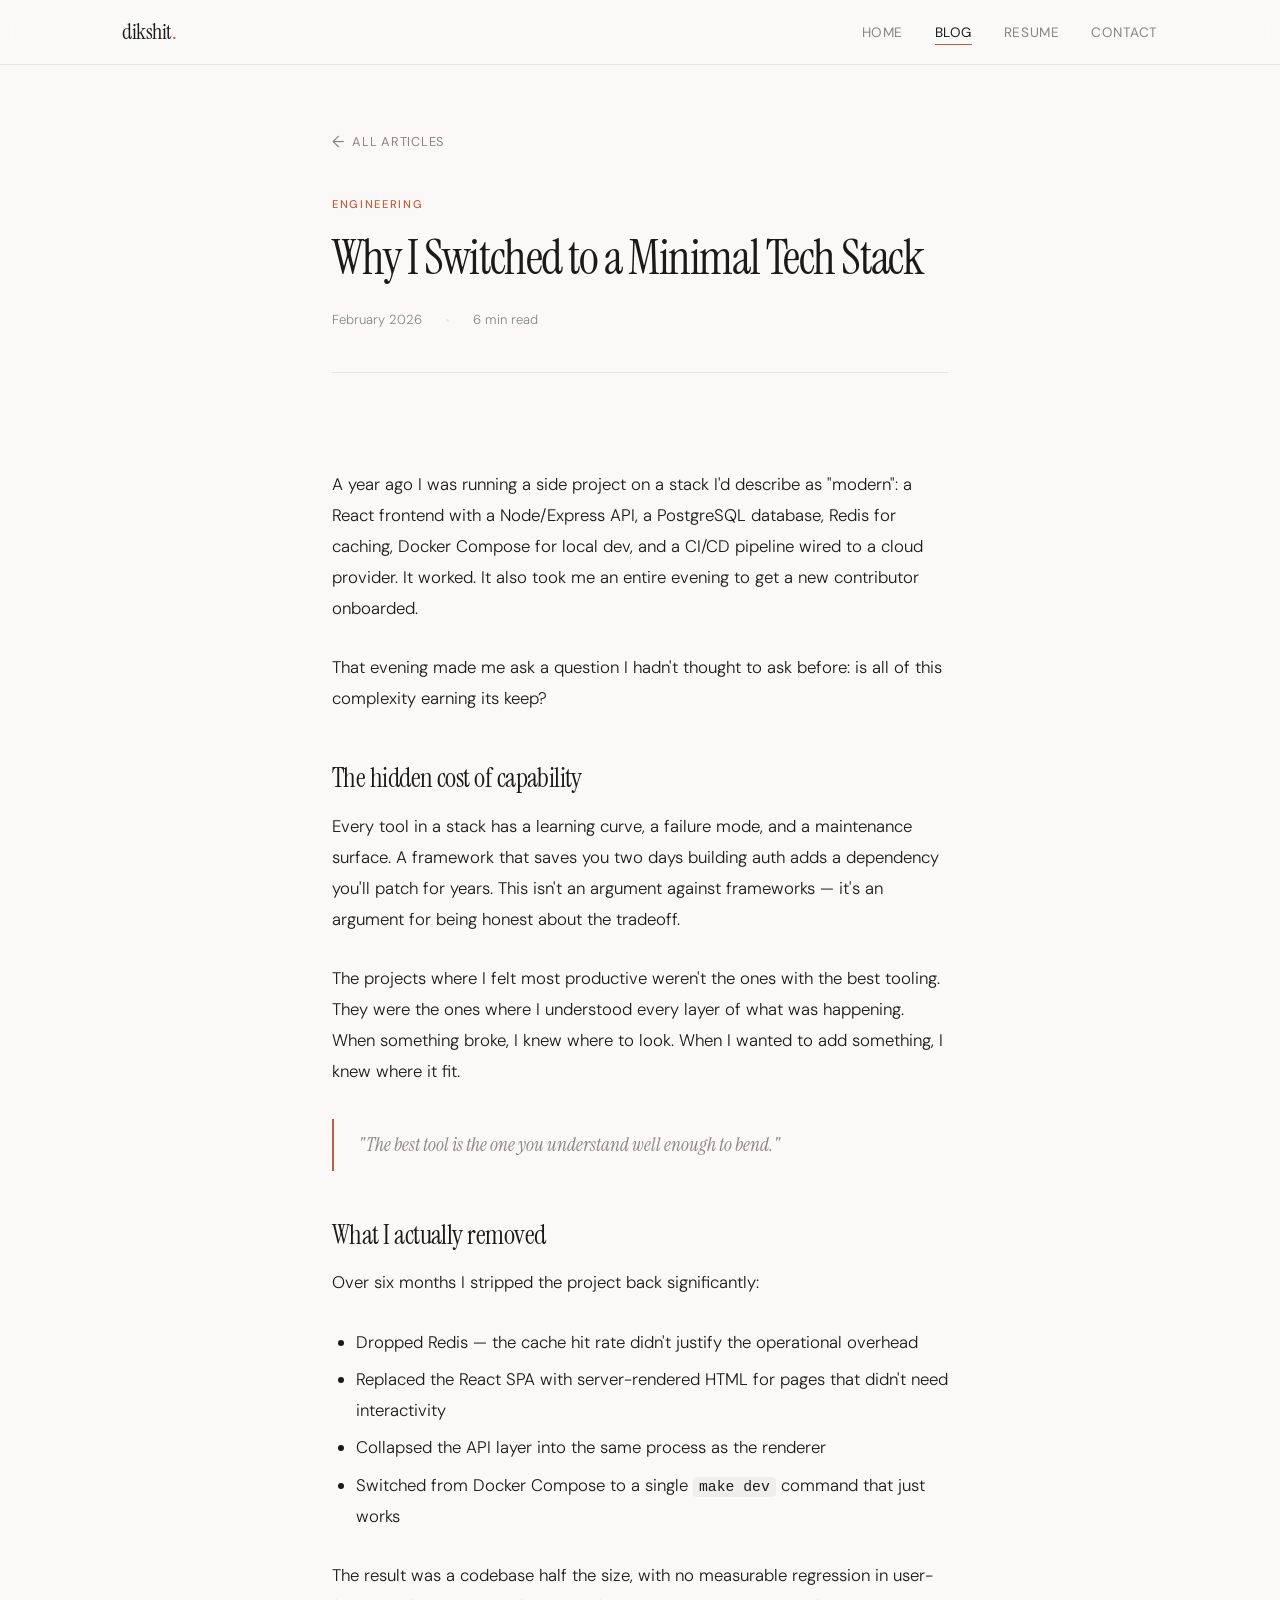
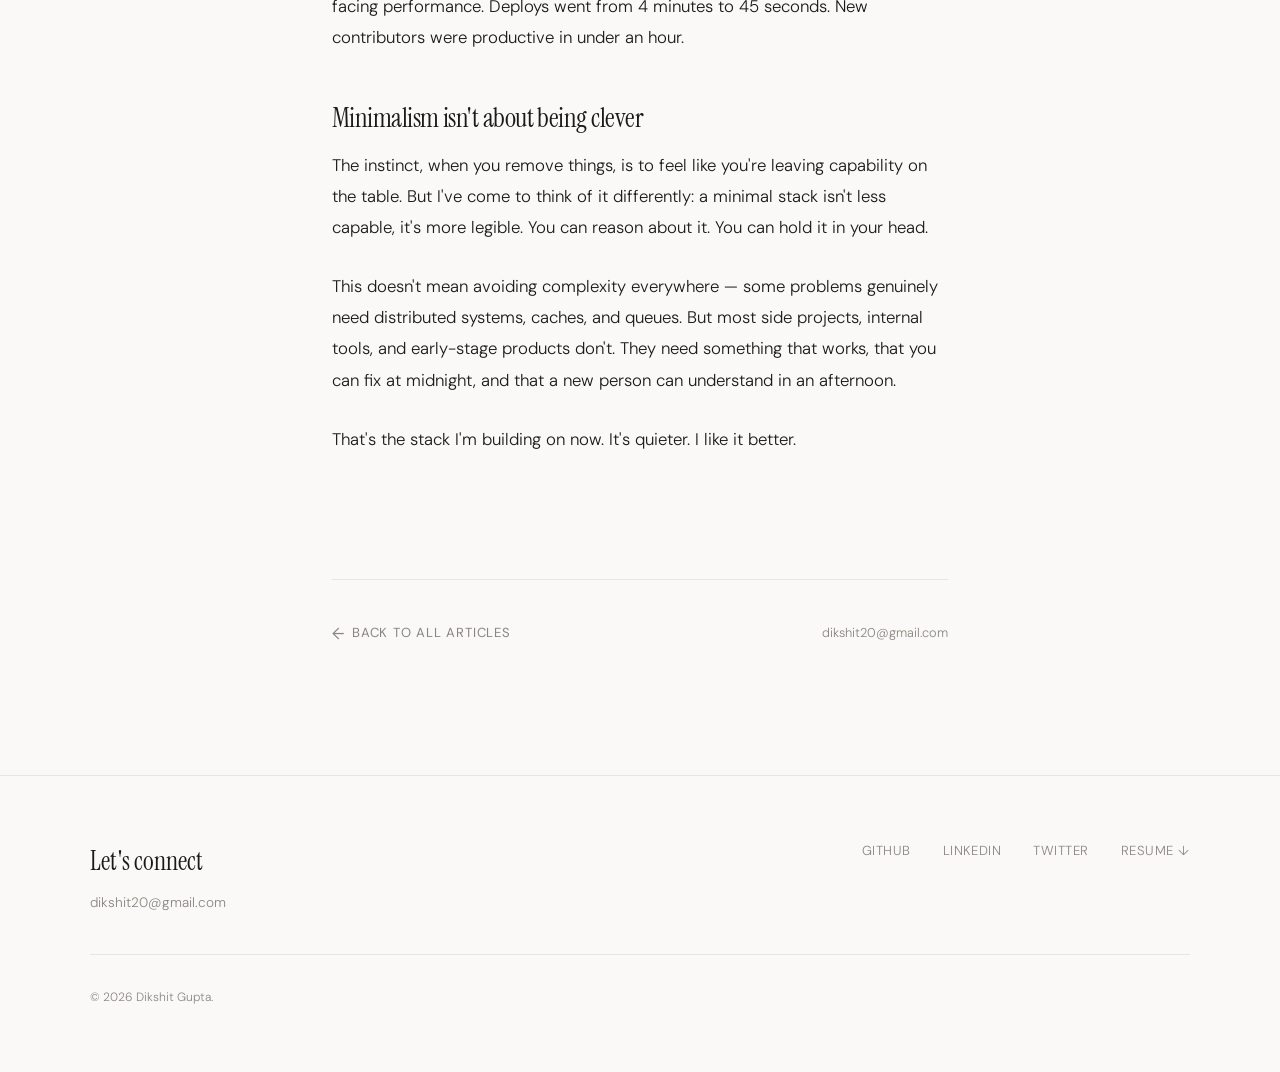
<file: blog/minimal-tech-stack.html>
<!DOCTYPE html>
<html lang="en">
<head>
<meta charset="UTF-8">
<meta name="viewport" content="width=device-width, initial-scale=1.0">
<title>Why I Switched to a Minimal Tech Stack — Dikshit Gupta</title>
<link href="https://fonts.googleapis.com/css2?family=Instrument+Serif:ital@0;1&family=DM+Sans:ital,wght@0,300;0,400;0,500;1,300;1,400&display=swap" rel="stylesheet">
<link rel="stylesheet" href="../styles.css">
<style>
  .post-wrapper {
    max-width: 680px;
    margin: 0 auto;
    padding: 0 2rem;
  }

  .post-header {
    padding-top: calc(64px + 4rem);
    padding-bottom: 3rem;
  }

  .post-back {
    display: inline-flex;
    align-items: center;
    gap: 0.5rem;
    font-size: 0.8rem;
    font-weight: 400;
    letter-spacing: 0.06em;
    text-transform: uppercase;
    text-decoration: none;
    color: var(--muted);
    margin-bottom: 2.5rem;
    transition: color 0.3s;
  }
  .post-back:hover { color: var(--accent); }
  .post-back::before { content: '←'; font-size: 1rem; letter-spacing: 0; }

  .post-category {
    font-size: 0.7rem;
    font-weight: 500;
    letter-spacing: 0.15em;
    text-transform: uppercase;
    color: var(--accent);
    margin-bottom: 1rem;
  }

  .post-header h1 {
    font-family: var(--serif);
    font-size: clamp(2rem, 5vw, 3rem);
    font-weight: 400;
    letter-spacing: -0.03em;
    line-height: 1.15;
    margin-bottom: 1.5rem;
  }

  .post-meta {
    display: flex;
    align-items: center;
    gap: 1.5rem;
    font-size: 0.82rem;
    color: var(--muted);
    padding-bottom: 2.5rem;
    border-bottom: 1px solid var(--border);
  }

  .post-meta .dot {
    width: 3px;
    height: 3px;
    border-radius: 50%;
    background: var(--border);
  }

  .post-body { padding: 3rem 0 6rem; }

  .post-body p {
    font-size: 1.05rem;
    color: var(--ink);
    line-height: 1.85;
    margin-bottom: 1.75rem;
    font-weight: 300;
  }

  .post-body h2 {
    font-family: var(--serif);
    font-size: 1.7rem;
    font-weight: 400;
    letter-spacing: -0.02em;
    margin-top: 3rem;
    margin-bottom: 1rem;
    line-height: 1.2;
  }

  .post-body ul {
    padding-left: 1.5rem;
    margin-bottom: 1.75rem;
  }

  .post-body li {
    font-size: 1.05rem;
    line-height: 1.85;
    color: var(--ink);
    margin-bottom: 0.4rem;
    font-weight: 300;
  }

  .post-body blockquote {
    border-left: 2px solid var(--accent);
    margin: 2rem 0;
    padding: 0.5rem 0 0.5rem 1.5rem;
  }

  .post-body blockquote p {
    font-family: var(--serif);
    font-size: 1.2rem;
    font-style: italic;
    color: var(--muted);
    margin-bottom: 0;
  }

  .post-body code {
    font-family: 'SFMono-Regular', Consolas, monospace;
    font-size: 0.88em;
    background: var(--tag-bg);
    padding: 0.15em 0.4em;
    border-radius: 4px;
    color: var(--ink);
  }

  .post-footer {
    padding: 2.5rem 0 6rem;
    border-top: 1px solid var(--border);
    display: flex;
    justify-content: space-between;
    align-items: center;
    flex-wrap: wrap;
    gap: 1rem;
  }

  .post-footer .back-link {
    display: inline-flex;
    align-items: center;
    gap: 0.5rem;
    font-size: 0.82rem;
    font-weight: 400;
    letter-spacing: 0.06em;
    text-transform: uppercase;
    text-decoration: none;
    color: var(--muted);
    transition: color 0.3s;
  }
  .post-footer .back-link:hover { color: var(--accent); }
  .post-footer .back-link::before { content: '←'; font-size: 1rem; letter-spacing: 0; }

  .post-footer .post-share { font-size: 0.8rem; color: var(--muted); }
</style>
</head>
<body>

<nav>
  <div class="nav-inner">
    <a href="../index.html" class="logo">dikshit<span>.</span></a>
    <button class="hamburger" onclick="document.querySelector('.nav-links').classList.toggle('open')" aria-label="Menu">
      <span></span><span></span><span></span>
    </button>
    <ul class="nav-links">
      <li><a href="../index.html">Home</a></li>
      <li><a href="../blog.html" class="active">Blog</a></li>
      <li><a href="../resume.html">Resume</a></li>
      <li><a href="../index.html#contact">Contact</a></li>
    </ul>
  </div>
</nav>

<div class="post-wrapper">
  <div class="post-header fade-in">
    <a href="../blog.html" class="post-back">All Articles</a>
    <div class="post-category">Engineering</div>
    <h1>Why I Switched to a Minimal Tech Stack</h1>
    <div class="post-meta">
      <span>February 2026</span>
      <div class="dot"></div>
      <span>6 min read</span>
    </div>
  </div>

  <div class="post-body fade-in">
    <p>A year ago I was running a side project on a stack I'd describe as "modern": a React frontend with a Node/Express API, a PostgreSQL database, Redis for caching, Docker Compose for local dev, and a CI/CD pipeline wired to a cloud provider. It worked. It also took me an entire evening to get a new contributor onboarded.</p>

    <p>That evening made me ask a question I hadn't thought to ask before: is all of this complexity earning its keep?</p>

    <h2>The hidden cost of capability</h2>

    <p>Every tool in a stack has a learning curve, a failure mode, and a maintenance surface. A framework that saves you two days building auth adds a dependency you'll patch for years. This isn't an argument against frameworks — it's an argument for being honest about the tradeoff.</p>

    <p>The projects where I felt most productive weren't the ones with the best tooling. They were the ones where I understood every layer of what was happening. When something broke, I knew where to look. When I wanted to add something, I knew where it fit.</p>

    <blockquote>
      <p>"The best tool is the one you understand well enough to bend."</p>
    </blockquote>

    <h2>What I actually removed</h2>

    <p>Over six months I stripped the project back significantly:</p>

    <ul>
      <li>Dropped Redis — the cache hit rate didn't justify the operational overhead</li>
      <li>Replaced the React SPA with server-rendered HTML for pages that didn't need interactivity</li>
      <li>Collapsed the API layer into the same process as the renderer</li>
      <li>Switched from Docker Compose to a single <code>make dev</code> command that just works</li>
    </ul>

    <p>The result was a codebase half the size, with no measurable regression in user-facing performance. Deploys went from 4 minutes to 45 seconds. New contributors were productive in under an hour.</p>

    <h2>Minimalism isn't about being clever</h2>

    <p>The instinct, when you remove things, is to feel like you're leaving capability on the table. But I've come to think of it differently: a minimal stack isn't less capable, it's more legible. You can reason about it. You can hold it in your head.</p>

    <p>This doesn't mean avoiding complexity everywhere — some problems genuinely need distributed systems, caches, and queues. But most side projects, internal tools, and early-stage products don't. They need something that works, that you can fix at midnight, and that a new person can understand in an afternoon.</p>

    <p>That's the stack I'm building on now. It's quieter. I like it better.</p>
  </div>

  <div class="post-footer fade-in">
    <a href="../blog.html" class="back-link">Back to all articles</a>
    <span class="post-share">dikshit20@gmail.com</span>
  </div>
</div>

<footer id="contact">
  <div class="footer-inner">
    <div class="footer-left">
      <h3>Let's connect</h3>
      <p>dikshit20@gmail.com</p>
    </div>
    <div class="footer-right">
      <a href="https://github.com/dikshitgupta">GitHub</a>
      <a href="https://www.linkedin.com/in/dikshitgupta">LinkedIn</a>
      <a href="https://x.com/dikshitddn">Twitter</a>
      <a href="https://drive.google.com/file/d/1sWE1ALvWl3T186RbWtA4Byhnuk5HmwbN/view?usp=drive_link">Resume ↓</a>
    </div>
  </div>
  <div class="footer-bottom">© 2026 Dikshit Gupta.</div>
</footer>

<script>
  const observer = new IntersectionObserver((entries) => {
    entries.forEach((entry, index) => {
      if (entry.isIntersecting) {
        setTimeout(() => entry.target.classList.add('visible'), index * 80);
        observer.unobserve(entry.target);
      }
    });
  }, { threshold: 0.1, rootMargin: '0px 0px -40px 0px' });
  document.querySelectorAll('.fade-in').forEach(el => observer.observe(el));
  document.querySelectorAll('.nav-links a').forEach(link => {
    link.addEventListener('click', () => document.querySelector('.nav-links').classList.remove('open'));
  });
</script>
</body>
</html>
</file>
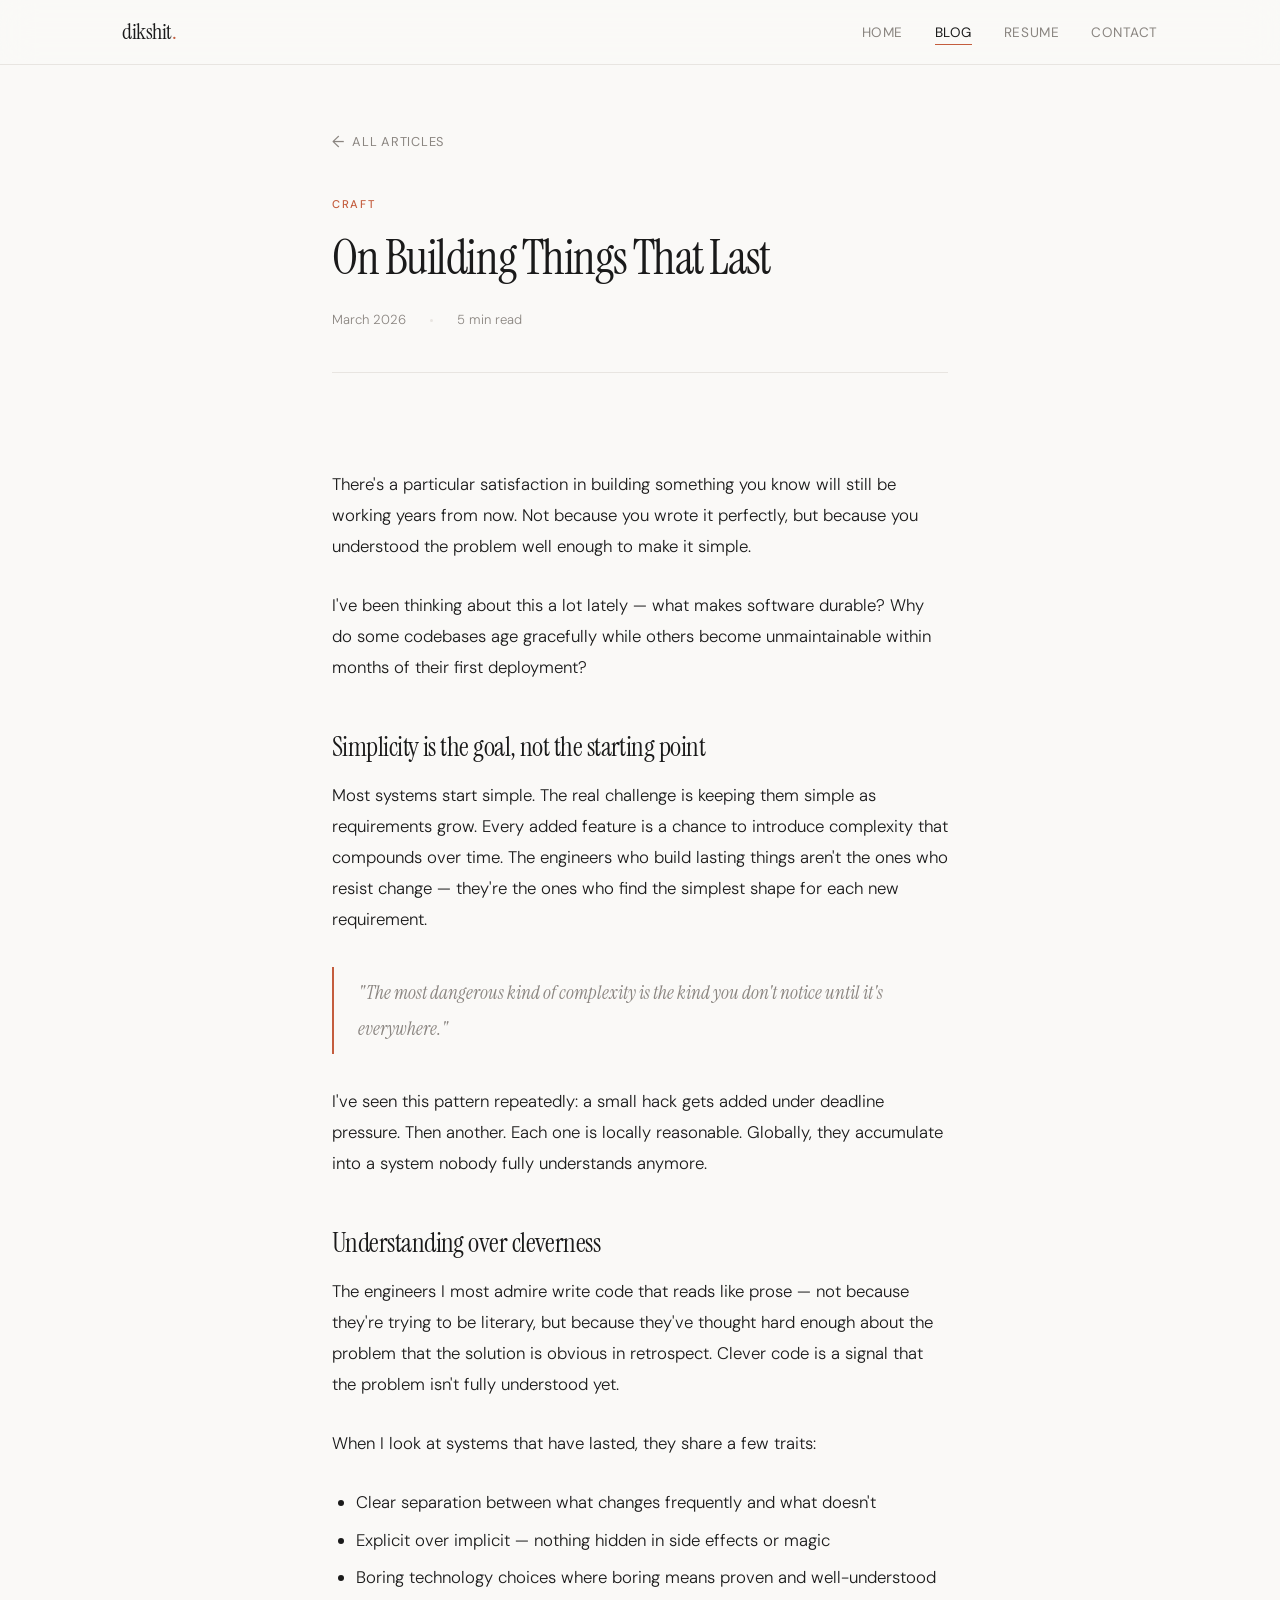
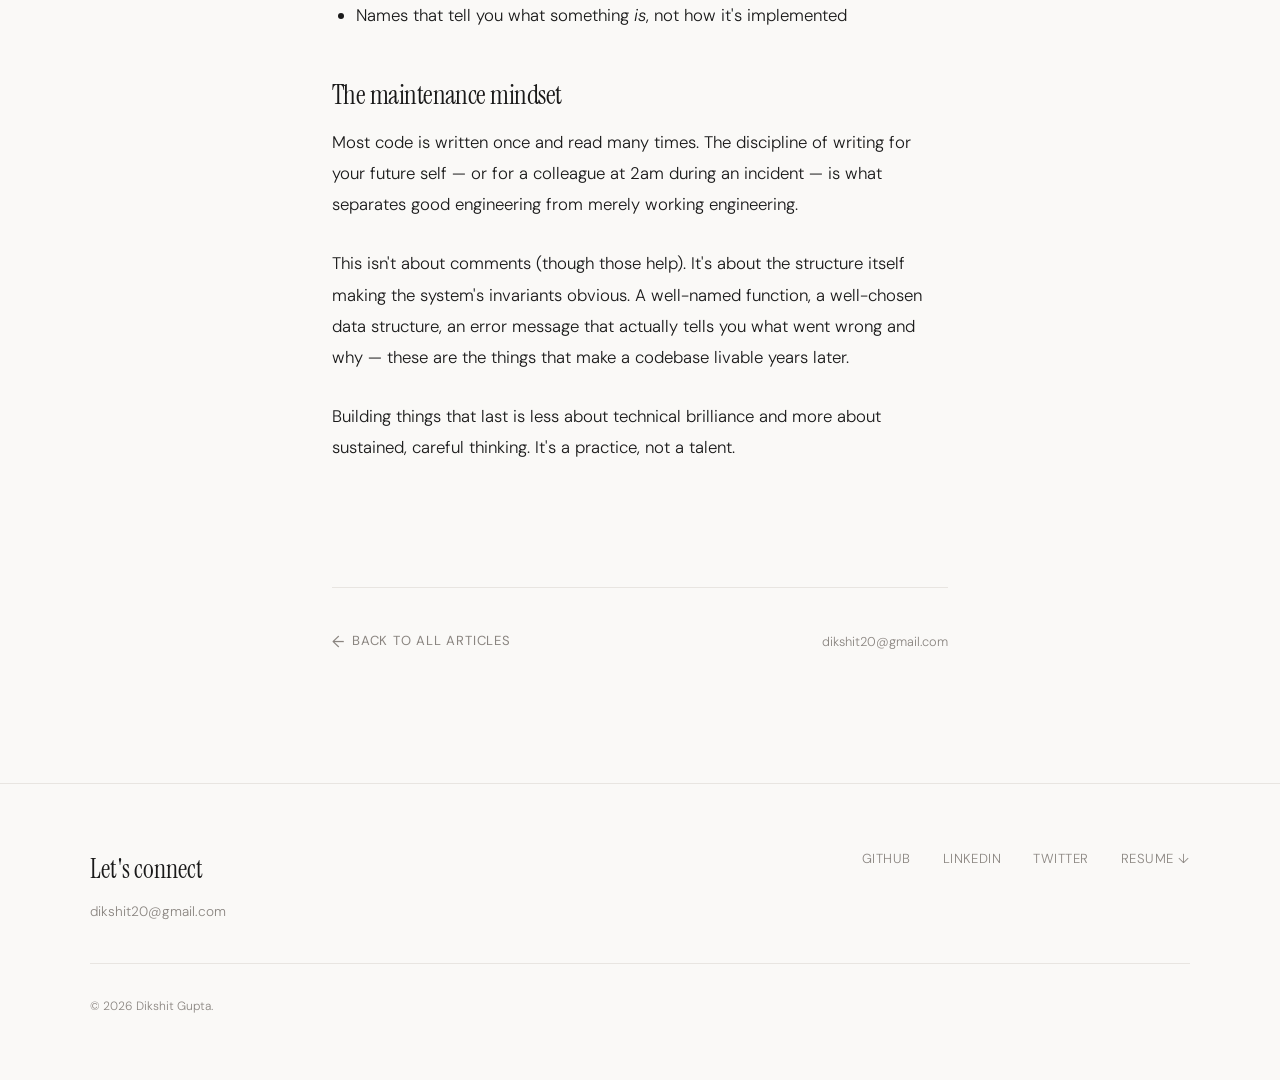
<file: blog/sample-post.html>
<!DOCTYPE html>
<html lang="en">
<head>
<meta charset="UTF-8">
<meta name="viewport" content="width=device-width, initial-scale=1.0">
<title>On Building Things That Last — Dikshit Gupta</title>
<link href="https://fonts.googleapis.com/css2?family=Instrument+Serif:ital@0;1&family=DM+Sans:ital,wght@0,300;0,400;0,500;1,300;1,400&display=swap" rel="stylesheet">
<link rel="stylesheet" href="../styles.css">
<style>
  /* ---- POST LAYOUT ---- */
  .post-wrapper {
    max-width: 680px;
    margin: 0 auto;
    padding: 0 2rem;
  }

  .post-header {
    padding-top: calc(64px + 4rem);
    padding-bottom: 3rem;
  }

  .post-back {
    display: inline-flex;
    align-items: center;
    gap: 0.5rem;
    font-size: 0.8rem;
    font-weight: 400;
    letter-spacing: 0.06em;
    text-transform: uppercase;
    text-decoration: none;
    color: var(--muted);
    margin-bottom: 2.5rem;
    transition: color 0.3s;
  }

  .post-back:hover { color: var(--accent); }

  .post-back::before {
    content: '←';
    font-size: 1rem;
    letter-spacing: 0;
  }

  .post-category {
    font-size: 0.7rem;
    font-weight: 500;
    letter-spacing: 0.15em;
    text-transform: uppercase;
    color: var(--accent);
    margin-bottom: 1rem;
  }

  .post-header h1 {
    font-family: var(--serif);
    font-size: clamp(2rem, 5vw, 3rem);
    font-weight: 400;
    letter-spacing: -0.03em;
    line-height: 1.15;
    margin-bottom: 1.5rem;
  }

  .post-meta {
    display: flex;
    align-items: center;
    gap: 1.5rem;
    font-size: 0.82rem;
    color: var(--muted);
    padding-bottom: 2.5rem;
    border-bottom: 1px solid var(--border);
  }

  .post-meta .dot {
    width: 3px;
    height: 3px;
    border-radius: 50%;
    background: var(--border);
  }

  /* ---- POST BODY ---- */
  .post-body {
    padding: 3rem 0 6rem;
  }

  .post-body p {
    font-size: 1.05rem;
    color: var(--ink);
    line-height: 1.85;
    margin-bottom: 1.75rem;
    font-weight: 300;
  }

  .post-body h2 {
    font-family: var(--serif);
    font-size: 1.7rem;
    font-weight: 400;
    letter-spacing: -0.02em;
    margin-top: 3rem;
    margin-bottom: 1rem;
    line-height: 1.2;
  }

  .post-body h3 {
    font-family: var(--serif);
    font-size: 1.3rem;
    font-weight: 400;
    letter-spacing: -0.01em;
    margin-top: 2.5rem;
    margin-bottom: 0.75rem;
  }

  .post-body ul, .post-body ol {
    padding-left: 1.5rem;
    margin-bottom: 1.75rem;
  }

  .post-body li {
    font-size: 1.05rem;
    line-height: 1.85;
    color: var(--ink);
    margin-bottom: 0.4rem;
    font-weight: 300;
  }

  .post-body blockquote {
    border-left: 2px solid var(--accent);
    margin: 2rem 0;
    padding: 0.5rem 0 0.5rem 1.5rem;
  }

  .post-body blockquote p {
    font-family: var(--serif);
    font-size: 1.2rem;
    font-style: italic;
    color: var(--muted);
    margin-bottom: 0;
  }

  .post-body code {
    font-family: 'SFMono-Regular', Consolas, monospace;
    font-size: 0.88em;
    background: var(--tag-bg);
    padding: 0.15em 0.4em;
    border-radius: 4px;
    color: var(--ink);
  }

  /* ---- POST FOOTER ---- */
  .post-footer {
    padding: 2.5rem 0 6rem;
    border-top: 1px solid var(--border);
    display: flex;
    justify-content: space-between;
    align-items: center;
    flex-wrap: wrap;
    gap: 1rem;
  }

  .post-footer .back-link {
    display: inline-flex;
    align-items: center;
    gap: 0.5rem;
    font-size: 0.82rem;
    font-weight: 400;
    letter-spacing: 0.06em;
    text-transform: uppercase;
    text-decoration: none;
    color: var(--muted);
    transition: color 0.3s;
  }

  .post-footer .back-link:hover { color: var(--accent); }
  .post-footer .back-link::before { content: '←'; font-size: 1rem; letter-spacing: 0; }

  .post-footer .post-share {
    font-size: 0.8rem;
    color: var(--muted);
  }
</style>
</head>
<body>

<!-- NAV -->
<nav>
  <div class="nav-inner">
    <a href="../index.html" class="logo">dikshit<span>.</span></a>
    <button class="hamburger" onclick="document.querySelector('.nav-links').classList.toggle('open')" aria-label="Menu">
      <span></span><span></span><span></span>
    </button>
    <ul class="nav-links">
      <li><a href="../index.html">Home</a></li>
      <li><a href="../blog.html" class="active">Blog</a></li>
      <li><a href="../resume.html">Resume</a></li>
      <li><a href="../index.html#contact">Contact</a></li>
    </ul>
  </div>
</nav>

<!-- POST -->
<div class="post-wrapper">
  <div class="post-header fade-in">
    <a href="../blog.html" class="post-back">All Articles</a>
    <div class="post-category">Craft</div>
    <h1>On Building Things That Last</h1>
    <div class="post-meta">
      <span>March 2026</span>
      <div class="dot"></div>
      <span>5 min read</span>
    </div>
  </div>

  <div class="post-body fade-in">
    <p>There's a particular satisfaction in building something you know will still be working years from now. Not because you wrote it perfectly, but because you understood the problem well enough to make it simple.</p>

    <p>I've been thinking about this a lot lately — what makes software durable? Why do some codebases age gracefully while others become unmaintainable within months of their first deployment?</p>

    <h2>Simplicity is the goal, not the starting point</h2>

    <p>Most systems start simple. The real challenge is keeping them simple as requirements grow. Every added feature is a chance to introduce complexity that compounds over time. The engineers who build lasting things aren't the ones who resist change — they're the ones who find the simplest shape for each new requirement.</p>

    <blockquote>
      <p>"The most dangerous kind of complexity is the kind you don't notice until it's everywhere."</p>
    </blockquote>

    <p>I've seen this pattern repeatedly: a small hack gets added under deadline pressure. Then another. Each one is locally reasonable. Globally, they accumulate into a system nobody fully understands anymore.</p>

    <h2>Understanding over cleverness</h2>

    <p>The engineers I most admire write code that reads like prose — not because they're trying to be literary, but because they've thought hard enough about the problem that the solution is obvious in retrospect. Clever code is a signal that the problem isn't fully understood yet.</p>

    <p>When I look at systems that have lasted, they share a few traits:</p>

    <ul>
      <li>Clear separation between what changes frequently and what doesn't</li>
      <li>Explicit over implicit — nothing hidden in side effects or magic</li>
      <li>Boring technology choices where boring means proven and well-understood</li>
      <li>Names that tell you what something <em>is</em>, not how it's implemented</li>
    </ul>

    <h2>The maintenance mindset</h2>

    <p>Most code is written once and read many times. The discipline of writing for your future self — or for a colleague at 2am during an incident — is what separates good engineering from merely working engineering.</p>

    <p>This isn't about comments (though those help). It's about the structure itself making the system's invariants obvious. A well-named function, a well-chosen data structure, an error message that actually tells you what went wrong and why — these are the things that make a codebase livable years later.</p>

    <p>Building things that last is less about technical brilliance and more about sustained, careful thinking. It's a practice, not a talent.</p>
  </div>

  <div class="post-footer fade-in">
    <a href="../blog.html" class="back-link">Back to all articles</a>
    <span class="post-share">dikshit20@gmail.com</span>
  </div>
</div>

<!-- FOOTER -->
<footer id="contact">
  <div class="footer-inner">
    <div class="footer-left">
      <h3>Let's connect</h3>
      <p>dikshit20@gmail.com</p>
    </div>
    <div class="footer-right">
      <a href="https://github.com/dikshitgupta">GitHub</a>
      <a href="https://www.linkedin.com/in/dikshitgupta">LinkedIn</a>
      <a href="https://x.com/dikshitddn">Twitter</a>
      <a href="https://drive.google.com/file/d/1sWE1ALvWl3T186RbWtA4Byhnuk5HmwbN/view?usp=drive_link">Resume ↓</a>
    </div>
  </div>
  <div class="footer-bottom">
    © 2026 Dikshit Gupta.
  </div>
</footer>

<script>
  const observer = new IntersectionObserver((entries) => {
    entries.forEach((entry, index) => {
      if (entry.isIntersecting) {
        setTimeout(() => {
          entry.target.classList.add('visible');
        }, index * 80);
        observer.unobserve(entry.target);
      }
    });
  }, { threshold: 0.1, rootMargin: '0px 0px -40px 0px' });

  document.querySelectorAll('.fade-in').forEach(el => observer.observe(el));

  document.querySelectorAll('.nav-links a').forEach(link => {
    link.addEventListener('click', () => {
      document.querySelector('.nav-links').classList.remove('open');
    });
  });
</script>
</body>
</html>
</file>
<file: styles.css>
:root {
  --ink: #1a1a1a;
  --paper: #faf9f7;
  --muted: #8a8580;
  --accent: #c45d3e;
  --border: #e8e5e1;
  --card-bg: #ffffff;
  --tag-bg: #f0eeeb;
  --serif: 'Instrument Serif', Georgia, serif;
  --sans: 'DM Sans', -apple-system, sans-serif;
}

* { margin: 0; padding: 0; box-sizing: border-box; }

html {
  scroll-behavior: smooth;
  scrollbar-width: thin;
  scrollbar-color: var(--border) transparent;
}

body {
  font-family: var(--sans);
  background: var(--paper);
  color: var(--ink);
  font-weight: 300;
  line-height: 1.7;
  font-size: 16px;
  -webkit-font-smoothing: antialiased;
}

::selection {
  background: var(--accent);
  color: white;
}

/* ---- NAV ---- */
nav {
  position: fixed;
  top: 0;
  width: 100%;
  z-index: 100;
  background: rgba(250, 249, 247, 0.85);
  backdrop-filter: blur(16px);
  -webkit-backdrop-filter: blur(16px);
  border-bottom: 1px solid var(--border);
}

nav .nav-inner {
  max-width: 1100px;
  margin: 0 auto;
  padding: 0 2rem;
  display: flex;
  justify-content: space-between;
  align-items: center;
  height: 64px;
}

nav .logo {
  font-family: var(--serif);
  font-size: 1.35rem;
  color: var(--ink);
  text-decoration: none;
  letter-spacing: -0.02em;
}

nav .logo span { color: var(--accent); }

nav .nav-links {
  display: flex;
  gap: 2rem;
  list-style: none;
}

nav .nav-links a {
  text-decoration: none;
  color: var(--muted);
  font-size: 0.85rem;
  font-weight: 400;
  letter-spacing: 0.04em;
  text-transform: uppercase;
  transition: color 0.3s;
  position: relative;
}

nav .nav-links a::after {
  content: '';
  position: absolute;
  bottom: -4px;
  left: 0;
  width: 0;
  height: 1.5px;
  background: var(--accent);
  transition: width 0.3s ease;
}

nav .nav-links a:hover { color: var(--ink); }
nav .nav-links a:hover::after { width: 100%; }

nav .nav-links a.active {
  color: var(--ink);
}
nav .nav-links a.active::after {
  width: 100%;
}

/* ---- HAMBURGER ---- */
.hamburger {
  display: none;
  flex-direction: column;
  gap: 5px;
  cursor: pointer;
  background: none;
  border: none;
  padding: 4px;
}
.hamburger span {
  display: block;
  width: 22px;
  height: 1.5px;
  background: var(--ink);
  transition: all 0.3s;
}

/* ---- SECTIONS ---- */
section {
  max-width: 1100px;
  margin: 0 auto;
  padding: 0 2rem;
}

.section-label {
  font-size: 0.7rem;
  font-weight: 500;
  letter-spacing: 0.15em;
  text-transform: uppercase;
  color: var(--accent);
  margin-bottom: 1.5rem;
  display: flex;
  align-items: center;
  gap: 1rem;
}

.section-label::after {
  content: '';
  flex: 1;
  height: 1px;
  background: var(--border);
}

/* ---- FOOTER ---- */
footer {
  border-top: 1px solid var(--border);
  padding: 4rem 2rem;
  margin-top: 2rem;
}

.footer-inner {
  max-width: 1100px;
  margin: 0 auto;
  display: flex;
  justify-content: space-between;
  align-items: flex-start;
}

.footer-left h3 {
  font-family: var(--serif);
  font-size: 1.6rem;
  font-weight: 400;
  margin-bottom: 0.5rem;
}

.footer-left p {
  color: var(--muted);
  font-size: 0.85rem;
}

.footer-right {
  display: flex;
  gap: 2rem;
}

.footer-right a {
  color: var(--muted);
  text-decoration: none;
  font-size: 0.82rem;
  letter-spacing: 0.04em;
  text-transform: uppercase;
  transition: color 0.3s;
}

.footer-right a:hover {
  color: var(--accent);
}

.footer-bottom {
  max-width: 1100px;
  margin: 2.5rem auto 0;
  padding-top: 2rem;
  border-top: 1px solid var(--border);
  font-size: 0.75rem;
  color: var(--muted);
}

/* ---- ANIMATIONS ---- */
.fade-in {
  opacity: 0;
  transform: translateY(24px);
  transition: opacity 0.8s ease, transform 0.8s ease;
}

.fade-in.visible {
  opacity: 1;
  transform: translateY(0);
}

@keyframes gentle-bob {
  0%, 100% { transform: translateX(-50%) translateY(0); }
  50% { transform: translateX(-50%) translateY(6px); }
}

/* ---- RESPONSIVE ---- */
@media (max-width: 768px) {
  .hamburger { display: flex; }

  nav .nav-links {
    display: none;
    position: absolute;
    top: 64px;
    left: 0;
    right: 0;
    background: rgba(250,249,247,0.97);
    backdrop-filter: blur(16px);
    flex-direction: column;
    padding: 1.5rem 2rem;
    gap: 1rem;
    border-bottom: 1px solid var(--border);
  }

  nav .nav-links.open { display: flex; }

  .footer-inner { flex-direction: column; gap: 2rem; }
}
</file>
